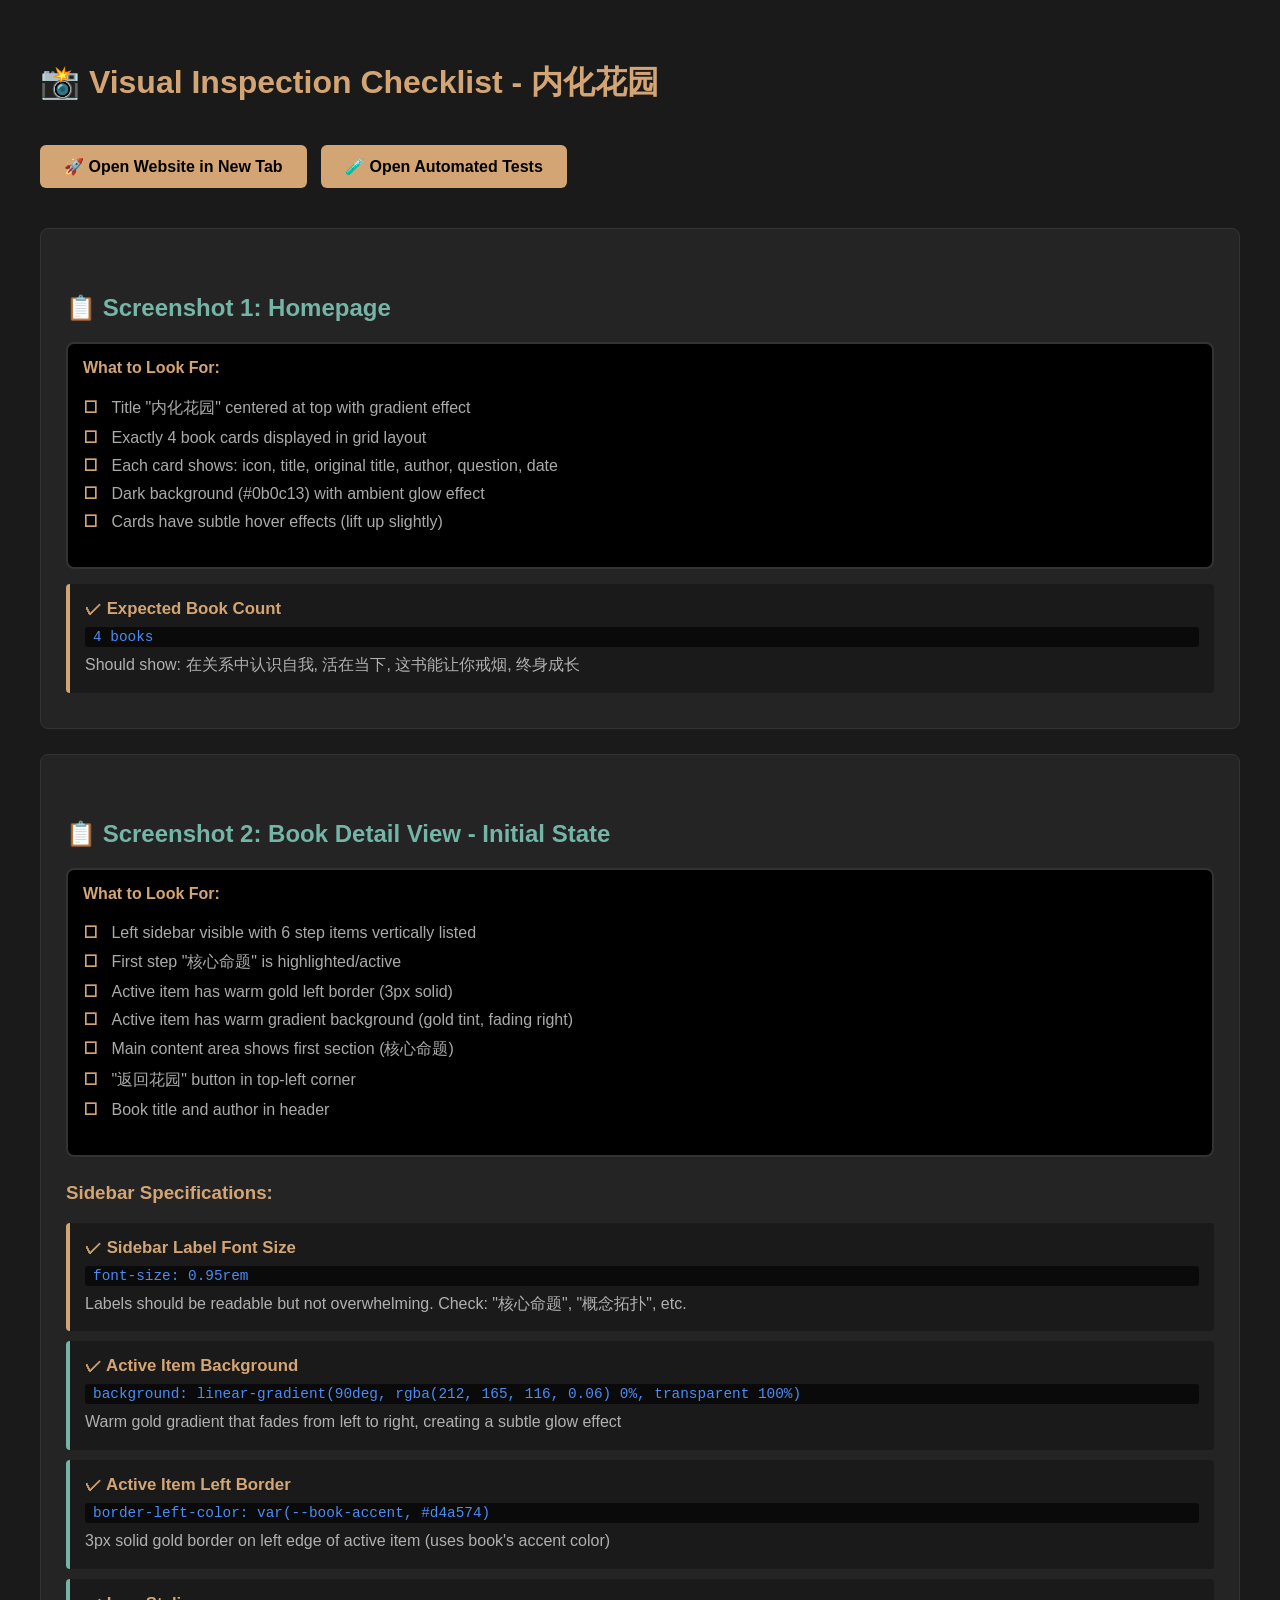
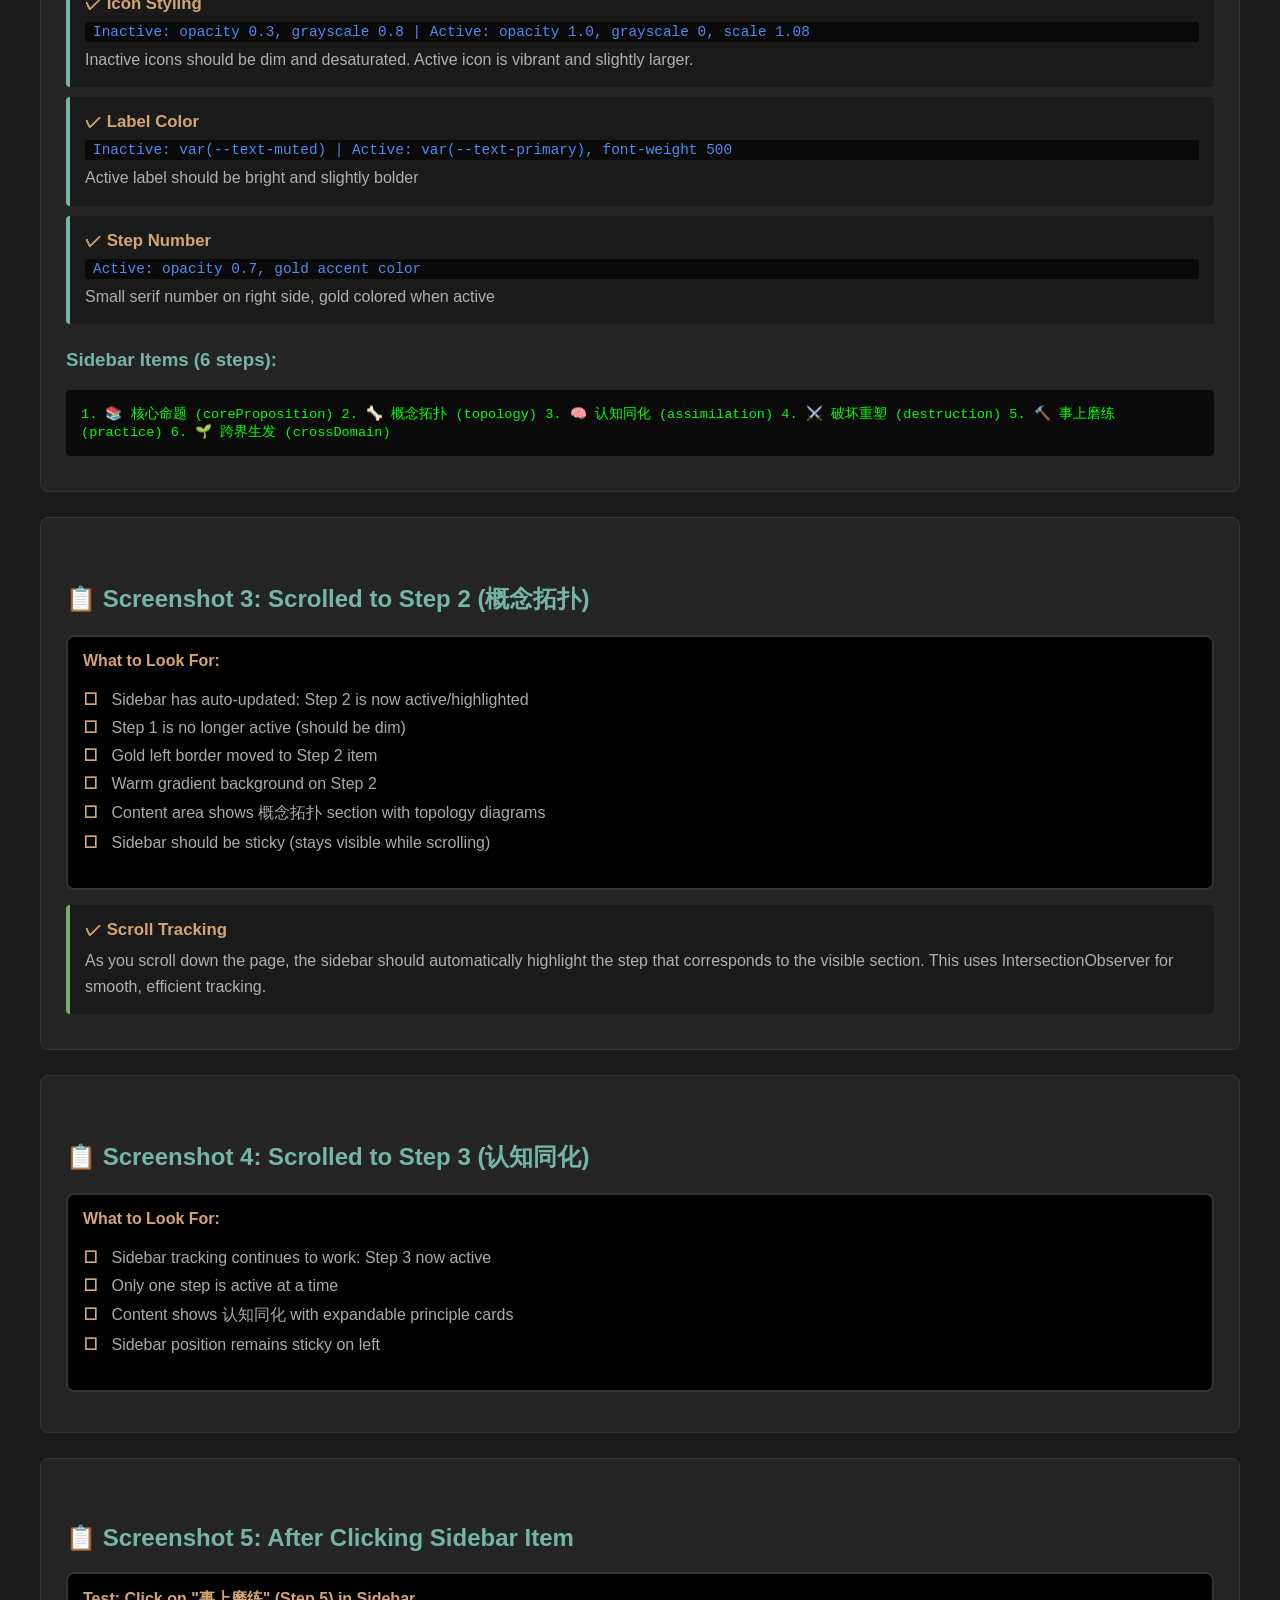
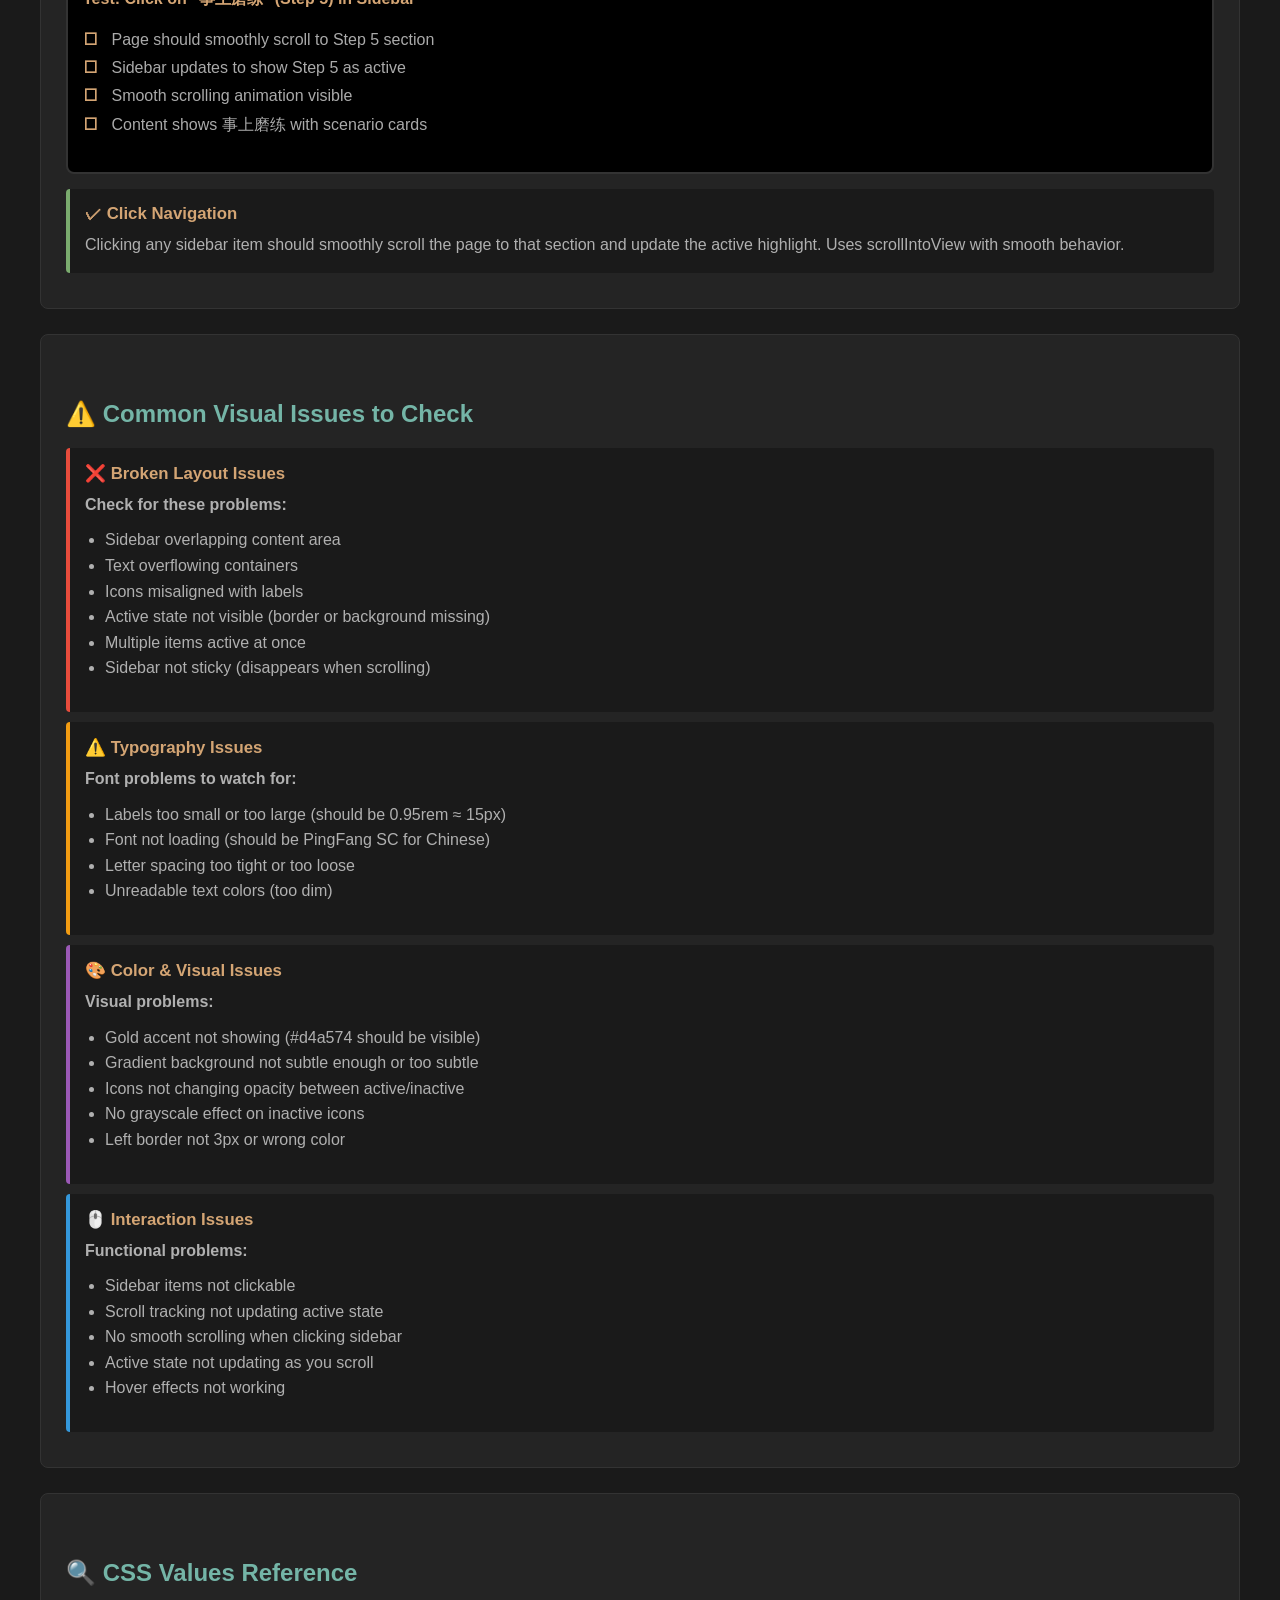
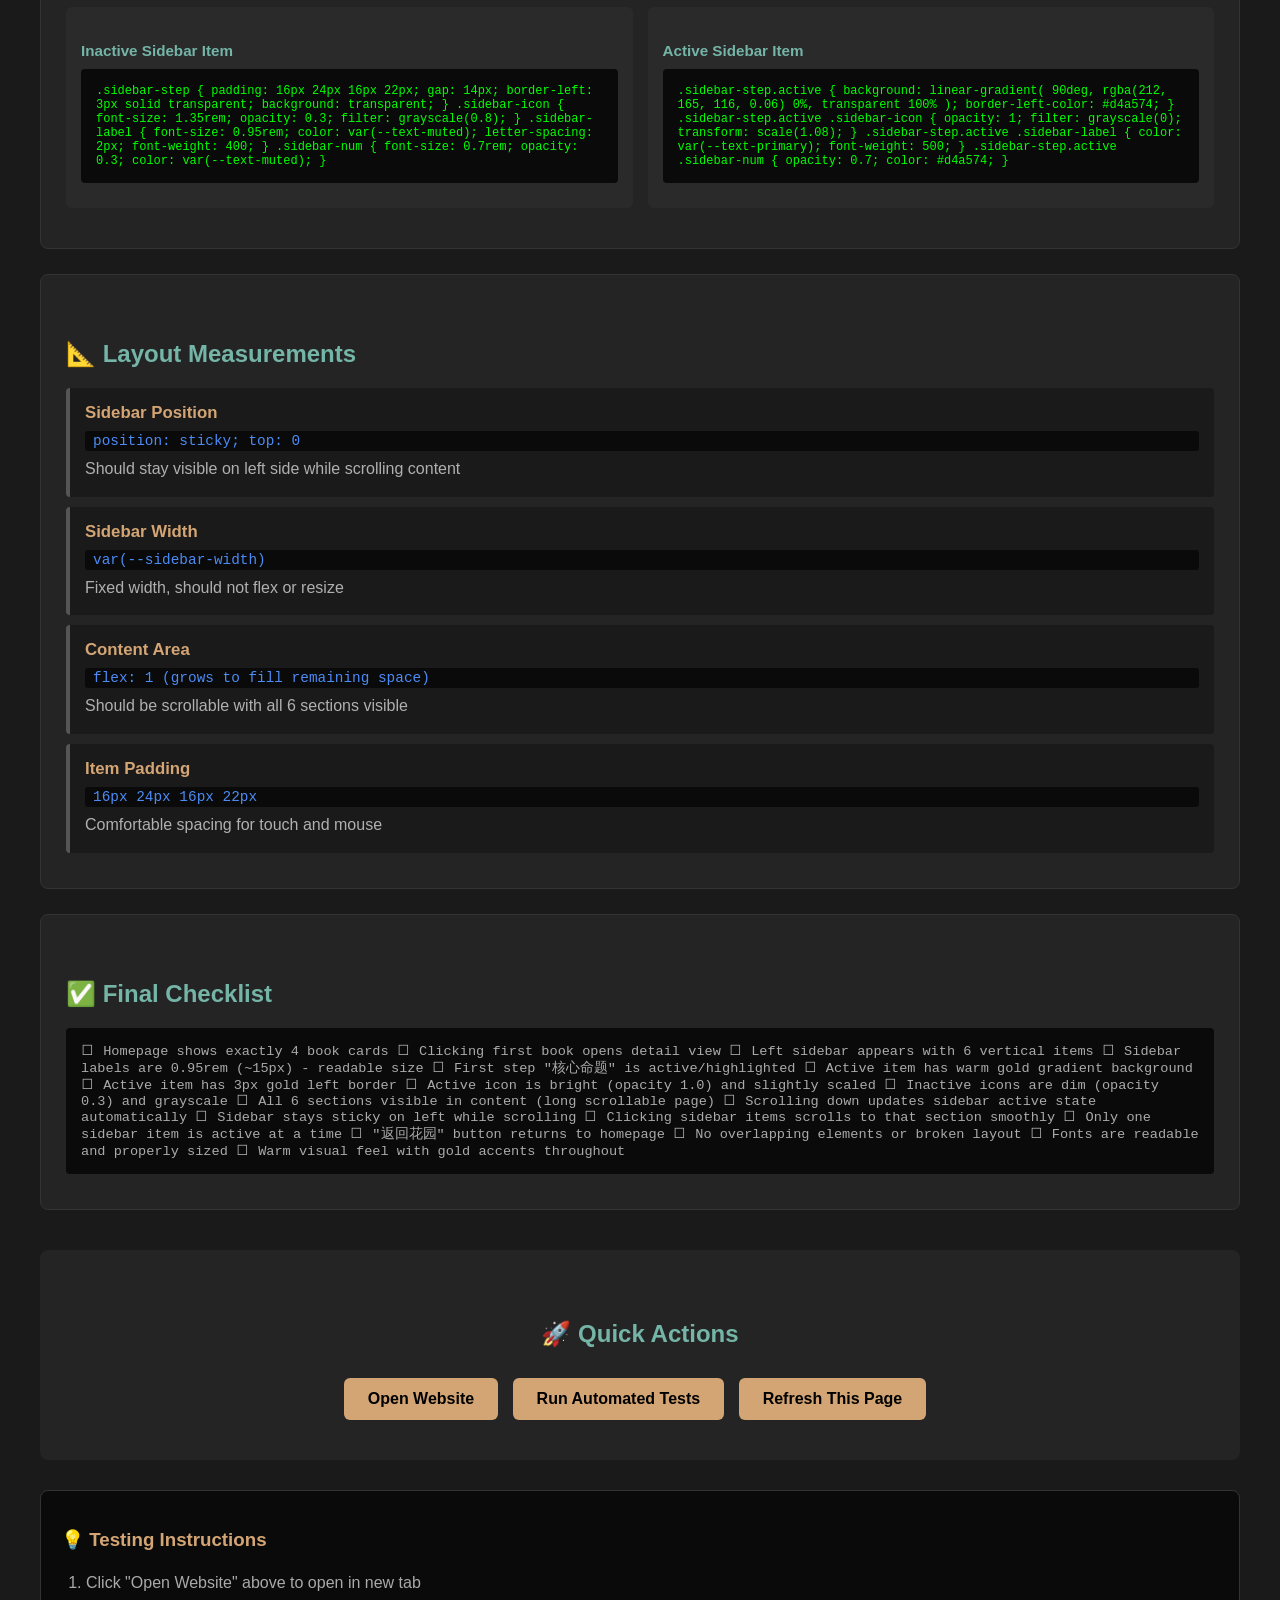
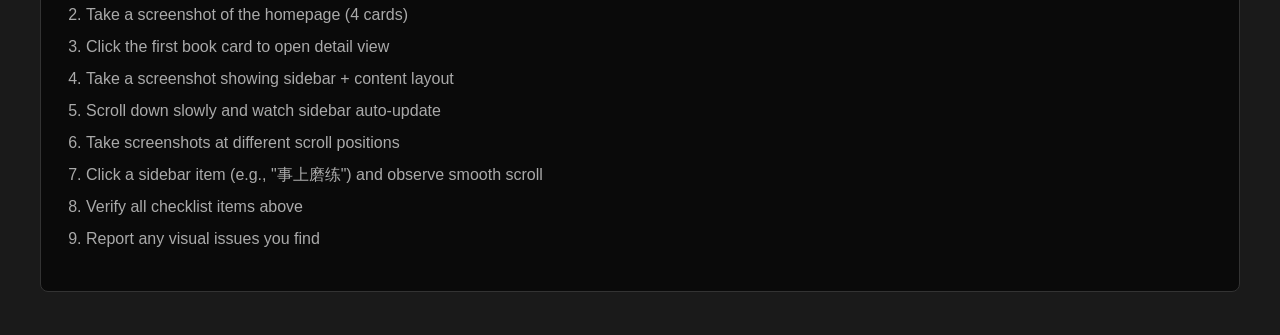
<file: visual-inspection-checklist.html>
<!DOCTYPE html>
<html lang="zh-CN">
<head>
  <meta charset="UTF-8">
  <meta name="viewport" content="width=device-width, initial-scale=1.0">
  <title>Visual Inspection Checklist</title>
  <style>
    body {
      font-family: -apple-system, BlinkMacSystemFont, 'Segoe UI', sans-serif;
      background: #1a1a1a;
      color: #e0e0e0;
      padding: 40px;
      max-width: 1400px;
      margin: 0 auto;
    }
    h1 { color: #d4a574; margin-bottom: 30px; }
    h2 { color: #74b5a7; margin-top: 40px; margin-bottom: 20px; }
    
    .checklist-section {
      background: #242424;
      border: 1px solid #333;
      border-radius: 8px;
      padding: 25px;
      margin-bottom: 25px;
    }
    
    .spec-item {
      background: #1a1a1a;
      padding: 15px;
      margin: 10px 0;
      border-left: 4px solid #555;
      border-radius: 4px;
    }
    
    .spec-item.critical { border-left-color: #d4a574; }
    .spec-item.visual { border-left-color: #74b5a7; }
    .spec-item.interaction { border-left-color: #7aab6e; }
    
    .spec-title {
      font-weight: bold;
      color: #d4a574;
      margin-bottom: 8px;
      font-size: 1.05rem;
    }
    
    .spec-value {
      font-family: 'Monaco', 'Courier New', monospace;
      color: #4c8bf5;
      background: #0a0a0a;
      padding: 2px 8px;
      border-radius: 3px;
      font-size: 0.9rem;
    }
    
    .spec-description {
      color: #b0b0b0;
      margin-top: 5px;
      line-height: 1.6;
    }
    
    .screenshot-box {
      background: #000;
      border: 2px solid #333;
      padding: 15px;
      border-radius: 8px;
      margin: 15px 0;
    }
    
    .screenshot-title {
      color: #d4a574;
      font-weight: bold;
      margin-bottom: 10px;
    }
    
    .screenshot-checklist {
      list-style: none;
      padding-left: 0;
    }
    
    .screenshot-checklist li {
      padding: 5px 0;
      color: #aaa;
    }
    
    .screenshot-checklist li::before {
      content: '☐ ';
      color: #d4a574;
      font-weight: bold;
      margin-right: 8px;
    }
    
    .code-block {
      background: #0a0a0a;
      padding: 15px;
      border-radius: 4px;
      font-family: 'Monaco', 'Courier New', monospace;
      font-size: 0.85rem;
      color: #0f0;
      margin: 10px 0;
      overflow-x: auto;
    }
    
    .comparison {
      display: grid;
      grid-template-columns: 1fr 1fr;
      gap: 15px;
      margin: 15px 0;
    }
    
    .comparison-item {
      background: #2a2a2a;
      padding: 15px;
      border-radius: 6px;
    }
    
    .comparison-item h4 {
      color: #74b5a7;
      margin-bottom: 10px;
      font-size: 0.95rem;
    }
    
    .action-btn {
      background: #d4a574;
      color: #000;
      padding: 12px 24px;
      border: none;
      border-radius: 6px;
      font-weight: bold;
      cursor: pointer;
      margin: 10px 10px 10px 0;
      font-size: 1rem;
    }
    
    .action-btn:hover {
      background: #e0b386;
    }
  </style>
</head>
<body>
  <h1>📸 Visual Inspection Checklist - 内化花园</h1>
  
  <div style="margin-bottom: 30px;">
    <button class="action-btn" onclick="window.open('http://localhost:8765/index.html', '_blank')">
      🚀 Open Website in New Tab
    </button>
    <button class="action-btn" onclick="window.open('comprehensive-test.html', '_blank')">
      🧪 Open Automated Tests
    </button>
  </div>

  <div class="checklist-section">
    <h2>📋 Screenshot 1: Homepage</h2>
    <div class="screenshot-box">
      <div class="screenshot-title">What to Look For:</div>
      <ul class="screenshot-checklist">
        <li>Title "内化花园" centered at top with gradient effect</li>
        <li>Exactly 4 book cards displayed in grid layout</li>
        <li>Each card shows: icon, title, original title, author, question, date</li>
        <li>Dark background (#0b0c13) with ambient glow effect</li>
        <li>Cards have subtle hover effects (lift up slightly)</li>
      </ul>
    </div>
    
    <div class="spec-item critical">
      <div class="spec-title">✓ Expected Book Count</div>
      <div class="spec-value">4 books</div>
      <div class="spec-description">
        Should show: 在关系中认识自我, 活在当下, 这书能让你戒烟, 终身成长
      </div>
    </div>
  </div>

  <div class="checklist-section">
    <h2>📋 Screenshot 2: Book Detail View - Initial State</h2>
    <div class="screenshot-box">
      <div class="screenshot-title">What to Look For:</div>
      <ul class="screenshot-checklist">
        <li>Left sidebar visible with 6 step items vertically listed</li>
        <li>First step "核心命题" is highlighted/active</li>
        <li>Active item has warm gold left border (3px solid)</li>
        <li>Active item has warm gradient background (gold tint, fading right)</li>
        <li>Main content area shows first section (核心命题)</li>
        <li>"返回花园" button in top-left corner</li>
        <li>Book title and author in header</li>
      </ul>
    </div>

    <h3 style="color: #d4a574; margin-top: 25px;">Sidebar Specifications:</h3>
    
    <div class="spec-item critical">
      <div class="spec-title">✓ Sidebar Label Font Size</div>
      <div class="spec-value">font-size: 0.95rem</div>
      <div class="spec-description">
        Labels should be readable but not overwhelming. Check: "核心命题", "概念拓扑", etc.
      </div>
    </div>

    <div class="spec-item visual">
      <div class="spec-title">✓ Active Item Background</div>
      <div class="spec-value">background: linear-gradient(90deg, rgba(212, 165, 116, 0.06) 0%, transparent 100%)</div>
      <div class="spec-description">
        Warm gold gradient that fades from left to right, creating a subtle glow effect
      </div>
    </div>

    <div class="spec-item visual">
      <div class="spec-title">✓ Active Item Left Border</div>
      <div class="spec-value">border-left-color: var(--book-accent, #d4a574)</div>
      <div class="spec-description">
        3px solid gold border on left edge of active item (uses book's accent color)
      </div>
    </div>

    <div class="spec-item visual">
      <div class="spec-title">✓ Icon Styling</div>
      <div class="spec-value">Inactive: opacity 0.3, grayscale 0.8 | Active: opacity 1.0, grayscale 0, scale 1.08</div>
      <div class="spec-description">
        Inactive icons should be dim and desaturated. Active icon is vibrant and slightly larger.
      </div>
    </div>

    <div class="spec-item visual">
      <div class="spec-title">✓ Label Color</div>
      <div class="spec-value">Inactive: var(--text-muted) | Active: var(--text-primary), font-weight 500</div>
      <div class="spec-description">
        Active label should be bright and slightly bolder
      </div>
    </div>

    <div class="spec-item visual">
      <div class="spec-title">✓ Step Number</div>
      <div class="spec-value">Active: opacity 0.7, gold accent color</div>
      <div class="spec-description">
        Small serif number on right side, gold colored when active
      </div>
    </div>

    <h3 style="color: #74b5a7; margin-top: 25px;">Sidebar Items (6 steps):</h3>
    <div class="code-block">
1. 📚 核心命题 (coreProposition)
2. 🦴 概念拓扑 (topology)
3. 🧠 认知同化 (assimilation)
4. ⚔️ 破坏重塑 (destruction)
5. 🔨 事上磨练 (practice)
6. 🌱 跨界生发 (crossDomain)
    </div>
  </div>

  <div class="checklist-section">
    <h2>📋 Screenshot 3: Scrolled to Step 2 (概念拓扑)</h2>
    <div class="screenshot-box">
      <div class="screenshot-title">What to Look For:</div>
      <ul class="screenshot-checklist">
        <li>Sidebar has auto-updated: Step 2 is now active/highlighted</li>
        <li>Step 1 is no longer active (should be dim)</li>
        <li>Gold left border moved to Step 2 item</li>
        <li>Warm gradient background on Step 2</li>
        <li>Content area shows 概念拓扑 section with topology diagrams</li>
        <li>Sidebar should be sticky (stays visible while scrolling)</li>
      </ul>
    </div>

    <div class="spec-item interaction">
      <div class="spec-title">✓ Scroll Tracking</div>
      <div class="spec-description">
        As you scroll down the page, the sidebar should automatically highlight the step that corresponds to the visible section. This uses IntersectionObserver for smooth, efficient tracking.
      </div>
    </div>
  </div>

  <div class="checklist-section">
    <h2>📋 Screenshot 4: Scrolled to Step 3 (认知同化)</h2>
    <div class="screenshot-box">
      <div class="screenshot-title">What to Look For:</div>
      <ul class="screenshot-checklist">
        <li>Sidebar tracking continues to work: Step 3 now active</li>
        <li>Only one step is active at a time</li>
        <li>Content shows 认知同化 with expandable principle cards</li>
        <li>Sidebar position remains sticky on left</li>
      </ul>
    </div>
  </div>

  <div class="checklist-section">
    <h2>📋 Screenshot 5: After Clicking Sidebar Item</h2>
    <div class="screenshot-box">
      <div class="screenshot-title">Test: Click on "事上磨练" (Step 5) in Sidebar</div>
      <ul class="screenshot-checklist">
        <li>Page should smoothly scroll to Step 5 section</li>
        <li>Sidebar updates to show Step 5 as active</li>
        <li>Smooth scrolling animation visible</li>
        <li>Content shows 事上磨练 with scenario cards</li>
      </ul>
    </div>

    <div class="spec-item interaction">
      <div class="spec-title">✓ Click Navigation</div>
      <div class="spec-description">
        Clicking any sidebar item should smoothly scroll the page to that section and update the active highlight. Uses scrollIntoView with smooth behavior.
      </div>
    </div>
  </div>

  <div class="checklist-section">
    <h2>⚠️ Common Visual Issues to Check</h2>
    
    <div class="spec-item" style="border-left-color: #e74c3c;">
      <div class="spec-title">❌ Broken Layout Issues</div>
      <div class="spec-description">
        <strong>Check for these problems:</strong>
        <ul style="margin-top: 10px; padding-left: 20px;">
          <li>Sidebar overlapping content area</li>
          <li>Text overflowing containers</li>
          <li>Icons misaligned with labels</li>
          <li>Active state not visible (border or background missing)</li>
          <li>Multiple items active at once</li>
          <li>Sidebar not sticky (disappears when scrolling)</li>
        </ul>
      </div>
    </div>

    <div class="spec-item" style="border-left-color: #f39c12;">
      <div class="spec-title">⚠️ Typography Issues</div>
      <div class="spec-description">
        <strong>Font problems to watch for:</strong>
        <ul style="margin-top: 10px; padding-left: 20px;">
          <li>Labels too small or too large (should be 0.95rem ≈ 15px)</li>
          <li>Font not loading (should be PingFang SC for Chinese)</li>
          <li>Letter spacing too tight or too loose</li>
          <li>Unreadable text colors (too dim)</li>
        </ul>
      </div>
    </div>

    <div class="spec-item" style="border-left-color: #9b59b6;">
      <div class="spec-title">🎨 Color & Visual Issues</div>
      <div class="spec-description">
        <strong>Visual problems:</strong>
        <ul style="margin-top: 10px; padding-left: 20px;">
          <li>Gold accent not showing (#d4a574 should be visible)</li>
          <li>Gradient background not subtle enough or too subtle</li>
          <li>Icons not changing opacity between active/inactive</li>
          <li>No grayscale effect on inactive icons</li>
          <li>Left border not 3px or wrong color</li>
        </ul>
      </div>
    </div>

    <div class="spec-item" style="border-left-color: #3498db;">
      <div class="spec-title">🖱️ Interaction Issues</div>
      <div class="spec-description">
        <strong>Functional problems:</strong>
        <ul style="margin-top: 10px; padding-left: 20px;">
          <li>Sidebar items not clickable</li>
          <li>Scroll tracking not updating active state</li>
          <li>No smooth scrolling when clicking sidebar</li>
          <li>Active state not updating as you scroll</li>
          <li>Hover effects not working</li>
        </ul>
      </div>
    </div>
  </div>

  <div class="checklist-section">
    <h2>🔍 CSS Values Reference</h2>
    
    <div class="comparison">
      <div class="comparison-item">
        <h4>Inactive Sidebar Item</h4>
        <div class="code-block" style="font-size: 0.75rem;">
.sidebar-step {
  padding: 16px 24px 16px 22px;
  gap: 14px;
  border-left: 3px solid transparent;
  background: transparent;
}

.sidebar-icon {
  font-size: 1.35rem;
  opacity: 0.3;
  filter: grayscale(0.8);
}

.sidebar-label {
  font-size: 0.95rem;
  color: var(--text-muted);
  letter-spacing: 2px;
  font-weight: 400;
}

.sidebar-num {
  font-size: 0.7rem;
  opacity: 0.3;
  color: var(--text-muted);
}
        </div>
      </div>

      <div class="comparison-item">
        <h4>Active Sidebar Item</h4>
        <div class="code-block" style="font-size: 0.75rem;">
.sidebar-step.active {
  background: linear-gradient(
    90deg, 
    rgba(212, 165, 116, 0.06) 0%, 
    transparent 100%
  );
  border-left-color: #d4a574;
}

.sidebar-step.active .sidebar-icon {
  opacity: 1;
  filter: grayscale(0);
  transform: scale(1.08);
}

.sidebar-step.active .sidebar-label {
  color: var(--text-primary);
  font-weight: 500;
}

.sidebar-step.active .sidebar-num {
  opacity: 0.7;
  color: #d4a574;
}
        </div>
      </div>
    </div>
  </div>

  <div class="checklist-section">
    <h2>📐 Layout Measurements</h2>
    
    <div class="spec-item">
      <div class="spec-title">Sidebar Position</div>
      <div class="spec-value">position: sticky; top: 0</div>
      <div class="spec-description">Should stay visible on left side while scrolling content</div>
    </div>

    <div class="spec-item">
      <div class="spec-title">Sidebar Width</div>
      <div class="spec-value">var(--sidebar-width)</div>
      <div class="spec-description">Fixed width, should not flex or resize</div>
    </div>

    <div class="spec-item">
      <div class="spec-title">Content Area</div>
      <div class="spec-value">flex: 1 (grows to fill remaining space)</div>
      <div class="spec-description">Should be scrollable with all 6 sections visible</div>
    </div>

    <div class="spec-item">
      <div class="spec-title">Item Padding</div>
      <div class="spec-value">16px 24px 16px 22px</div>
      <div class="spec-description">Comfortable spacing for touch and mouse</div>
    </div>
  </div>

  <div class="checklist-section">
    <h2>✅ Final Checklist</h2>
    
    <div class="code-block" style="color: #aaa;">
☐ Homepage shows exactly 4 book cards
☐ Clicking first book opens detail view
☐ Left sidebar appears with 6 vertical items
☐ Sidebar labels are 0.95rem (~15px) - readable size
☐ First step "核心命题" is active/highlighted
☐ Active item has warm gold gradient background
☐ Active item has 3px gold left border
☐ Active icon is bright (opacity 1.0) and slightly scaled
☐ Inactive icons are dim (opacity 0.3) and grayscale
☐ All 6 sections visible in content (long scrollable page)
☐ Scrolling down updates sidebar active state automatically
☐ Sidebar stays sticky on left while scrolling
☐ Clicking sidebar items scrolls to that section smoothly
☐ Only one sidebar item is active at a time
☐ "返回花园" button returns to homepage
☐ No overlapping elements or broken layout
☐ Fonts are readable and properly sized
☐ Warm visual feel with gold accents throughout
    </div>
  </div>

  <div style="margin-top: 40px; text-align: center; padding: 30px; background: #242424; border-radius: 8px;">
    <h2 style="margin-bottom: 20px;">🚀 Quick Actions</h2>
    <button class="action-btn" onclick="window.open('http://localhost:8765/index.html', '_blank')">
      Open Website
    </button>
    <button class="action-btn" onclick="window.open('comprehensive-test.html', '_blank')">
      Run Automated Tests
    </button>
    <button class="action-btn" onclick="window.location.reload()">
      Refresh This Page
    </button>
  </div>

  <div style="margin-top: 30px; padding: 20px; background: #0a0a0a; border-radius: 8px; border: 1px solid #333;">
    <h3 style="color: #d4a574; margin-bottom: 15px;">💡 Testing Instructions</h3>
    <ol style="color: #aaa; line-height: 2; padding-left: 25px;">
      <li>Click "Open Website" above to open in new tab</li>
      <li>Take a screenshot of the homepage (4 cards)</li>
      <li>Click the first book card to open detail view</li>
      <li>Take a screenshot showing sidebar + content layout</li>
      <li>Scroll down slowly and watch sidebar auto-update</li>
      <li>Take screenshots at different scroll positions</li>
      <li>Click a sidebar item (e.g., "事上磨练") and observe smooth scroll</li>
      <li>Verify all checklist items above</li>
      <li>Report any visual issues you find</li>
    </ol>
  </div>
</body>
</html>
</file>
